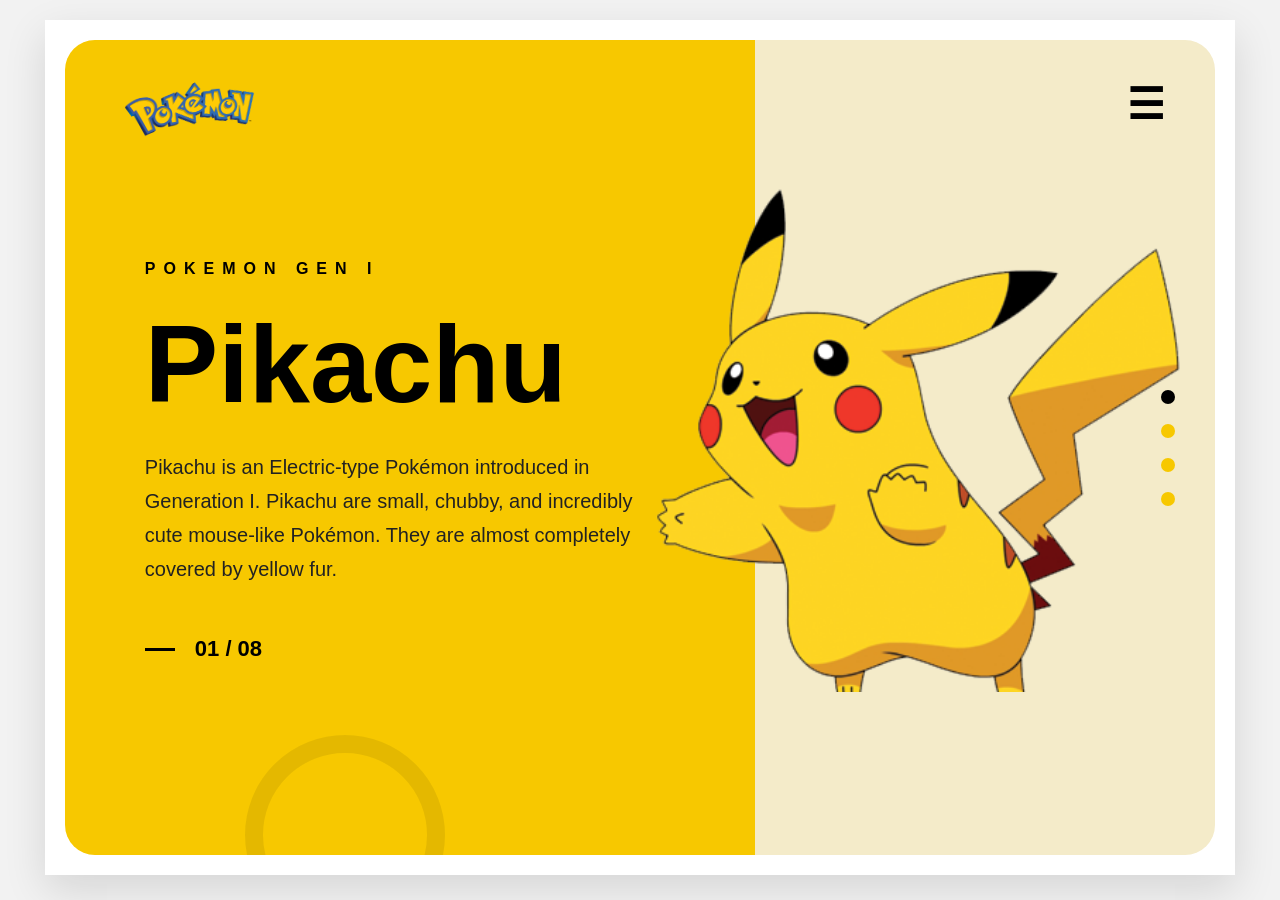
<file: assignment1/index.html>
<!DOCTYPE html>
<html lang="en">
<head>
  <meta charset="UTF-8">
  <meta name="viewport" content="width=device-width, initial-scale=1.0">

  <title>Pokemon Landing Page</title>

  <link rel="stylesheet" href="style.css">
</head>
<body>

  <!-- white outer container -->
  <div class="main-container">

    <!-- actual landing page -->
    <div class="container">

      <!-- LEFT SIDE -->
      <div class="left">

        <!-- pokemon logo -->
        <img src="./Pokemon_logo.png" class="logo">

        <!-- text -->
        <div class="text-content">

          <p class="small-title">POKEMON GEN I</p>

          <h1 class="main-title">Pikachu</h1>

          <p class="description">
            Pikachu is an Electric-type Pokémon introduced
            in Generation I. Pikachu are small, chubby,
            and incredibly cute mouse-like Pokémon.
            They are almost completely covered by
            yellow fur.
          </p>

          <!-- counter -->
          <div class="counter">
            <span class="line"></span>
            <span>01 / 08</span>
          </div>

        </div>

        <!-- pokeball -->
        <div class="pokeball"></div>

      </div>

      <!-- RIGHT SIDE -->
      <div class="right">

        <!-- menu -->
        <div class="menu">☰</div>

        <!-- pikachu image -->
        <img src="./pikachu.png" class="pikachu">

        <!-- dots -->
        <div class="dots">
          <span class="active"></span>
          <span></span>
          <span></span>
          <span></span>
        </div>

      </div>

    </div>

  </div>

</body>
</html>
</file>
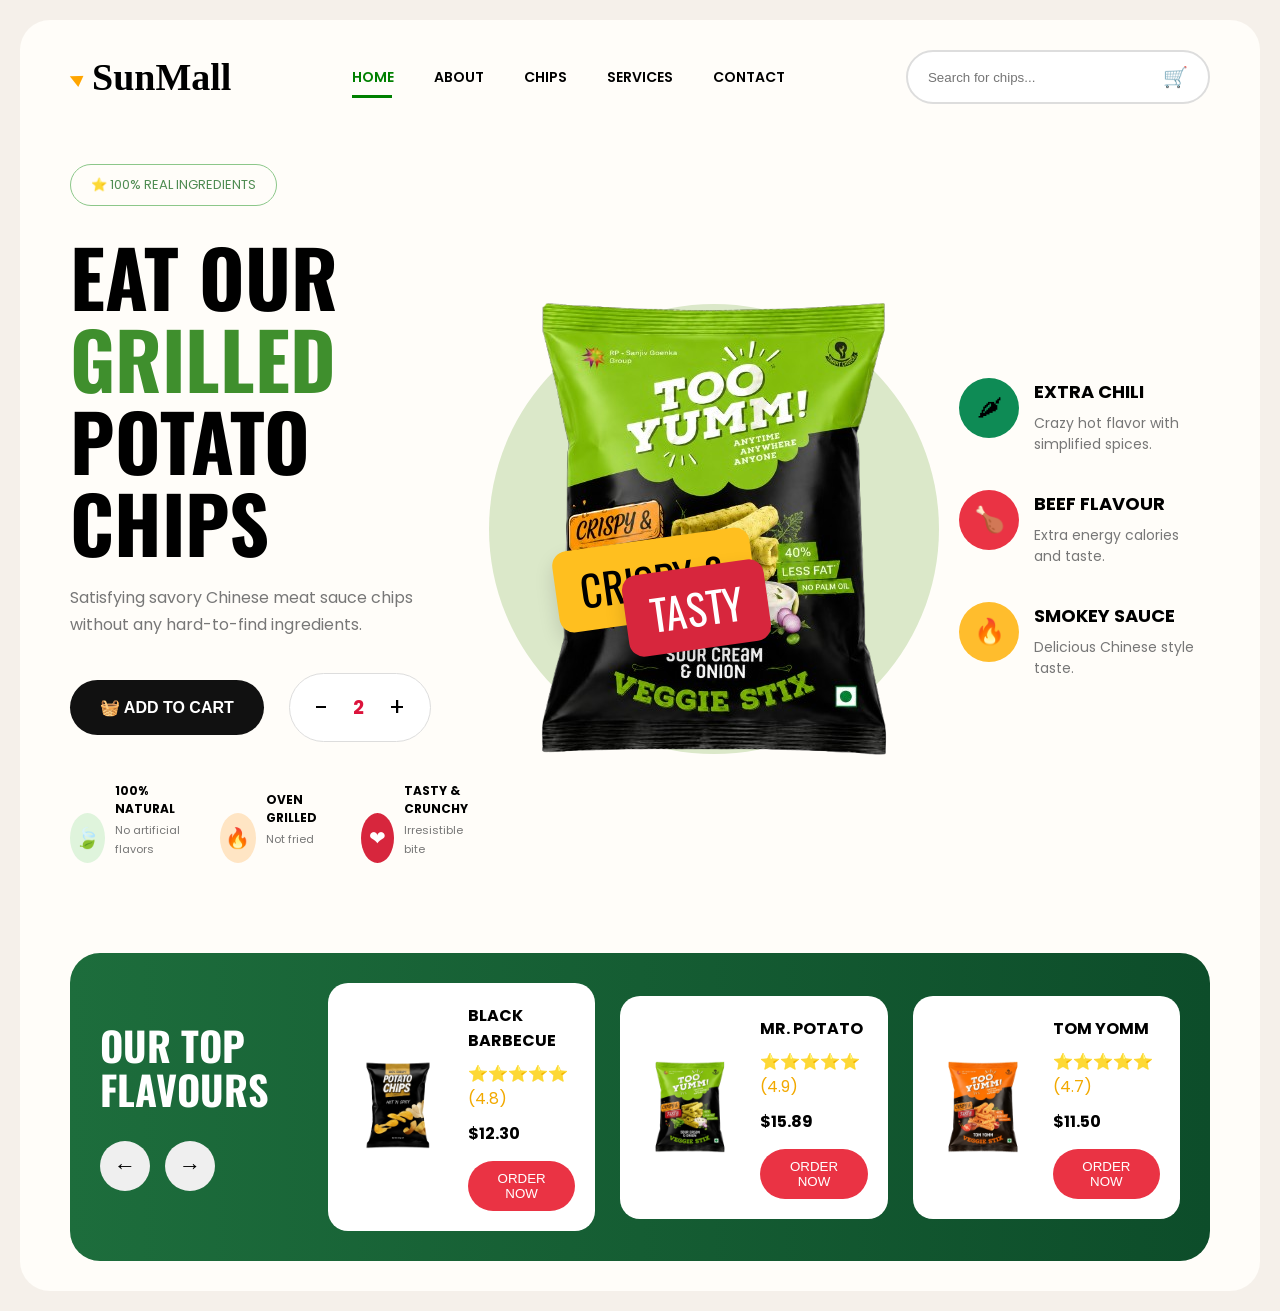
<file: assignment3/index.html>
<!DOCTYPE html>
<html lang="en">
<head>
  <meta charset="UTF-8" />
  <meta name="viewport" content="width=device-width, initial-scale=1.0"/>
  <title>Chips Landing Page</title>

  <!-- Google Font -->
  <link rel="preconnect" href="https://fonts.googleapis.com">
  <link rel="preconnect" href="https://fonts.gstatic.com" crossorigin>
  <link href="https://fonts.googleapis.com/css2?family=Oswald:wght@400;500;600;700&family=Poppins:wght@300;400;500;600;700&display=swap" rel="stylesheet">

  <link rel="stylesheet" href="style.css">
</head>
<body>

  <section class="hero">

    <!-- NAVBAR -->
    <nav class="navbar">

      <div class="logo">
        <span class="logo-icon">◀</span>
        <h1>SunMall</h1>
      </div>

      <ul class="nav-links">
        <li class="active">HOME</li>
        <li>ABOUT</li>
        <li>CHIPS</li>
        <li>SERVICES</li>
        <li>CONTACT</li>
      </ul>

      <div class="search-box">
        <input type="text" placeholder="Search for chips..." />
        <span class="cart">🛒</span>
      </div>

    </nav>

    <!-- MAIN CONTENT -->
    <div class="main-content">

      <!-- LEFT -->
      <div class="left-content">

        <div class="tag">
          ⭐ 100% REAL INGREDIENTS
        </div>

        <h1>
          EAT OUR <span>GRILLED</span><br>
          POTATO CHIPS
        </h1>

        <p>
          Satisfying savory Chinese meat sauce chips
          without any hard-to-find ingredients.
        </p>

        <div class="buttons">

          <button class="cart-btn">
            🧺 ADD TO CART
          </button>

          <div class="quantity">
            <span>-</span>
            <h3>2</h3>
            <span>+</span>
          </div>

        </div>

        <div class="features">

          <div class="feature">
            <div class="circle green">🍃</div>
            <div>
              <h4>100% NATURAL</h4>
              <p>No artificial flavors</p>
            </div>
          </div>

          <div class="feature">
            <div class="circle orange">🔥</div>
            <div>
              <h4>OVEN GRILLED</h4>
              <p>Not fried</p>
            </div>
          </div>

          <div class="feature">
            <div class="circle red">❤</div>
            <div>
              <h4>TASTY & CRUNCHY</h4>
              <p>Irresistible bite</p>
            </div>
          </div>

        </div>

      </div>

      <!-- CENTER -->
      <div class="center-content">

        <div class="circle-bg"></div>

        <img
          class="chips-image"
          src="./biglays.png"
          alt="chips"
        >

        <div class="label yellow">
          CRISPY &
        </div>

        <div class="label red">
          TASTY
        </div>

      </div>

      <!-- RIGHT -->
      <div class="right-content">

        <div class="info-box">

          <div class="icon green-bg">🌶</div>

          <div>
            <h3>EXTRA CHILI</h3>
            <p>
              Crazy hot flavor with simplified spices.
            </p>
          </div>

        </div>

        <div class="info-box">

          <div class="icon red-bg">🍗</div>

          <div>
            <h3>BEEF FLAVOUR</h3>
            <p>
              Extra energy calories and taste.
            </p>
          </div>

        </div>

        <div class="info-box">

          <div class="icon yellow-bg">🔥</div>

          <div>
            <h3>SMOKEY SAUCE</h3>
            <p>
              Delicious Chinese style taste.
            </p>
          </div>

        </div>

      </div>

    </div>

    <!-- BOTTOM PRODUCTS -->
    <div class="products">

      <div class="left-panel">
        <h2>OUR TOP FLAVOURS</h2>

        <div class="arrows">
          <button>←</button>
          <button>→</button>
        </div>
      </div>

      <div class="product-card">

        <img src="./2ndlays.png" alt="">

        <div>
          <h3>BLACK BARBECUE</h3>
          <p>⭐⭐⭐⭐⭐ (4.8)</p>
          <h4>$12.30</h4>
          <button>ORDER NOW</button>
        </div>

      </div>

      <div class="product-card">

        <img src="./biglays.png" alt="">

        <div>
          <h3>MR. POTATO</h3>
          <p>⭐⭐⭐⭐⭐ (4.9)</p>
          <h4>$15.89</h4>
          <button>ORDER NOW</button>
        </div>

      </div>

      <div class="product-card">

        <img src="./3rdlays.png" alt="">

        <div>
          <h3>TOM YOMM</h3>
          <p>⭐⭐⭐⭐⭐ (4.7)</p>
          <h4>$11.50</h4>
          <button>ORDER NOW</button>
        </div>

      </div>

    </div>

  </section>

</body>
</html>
</file>
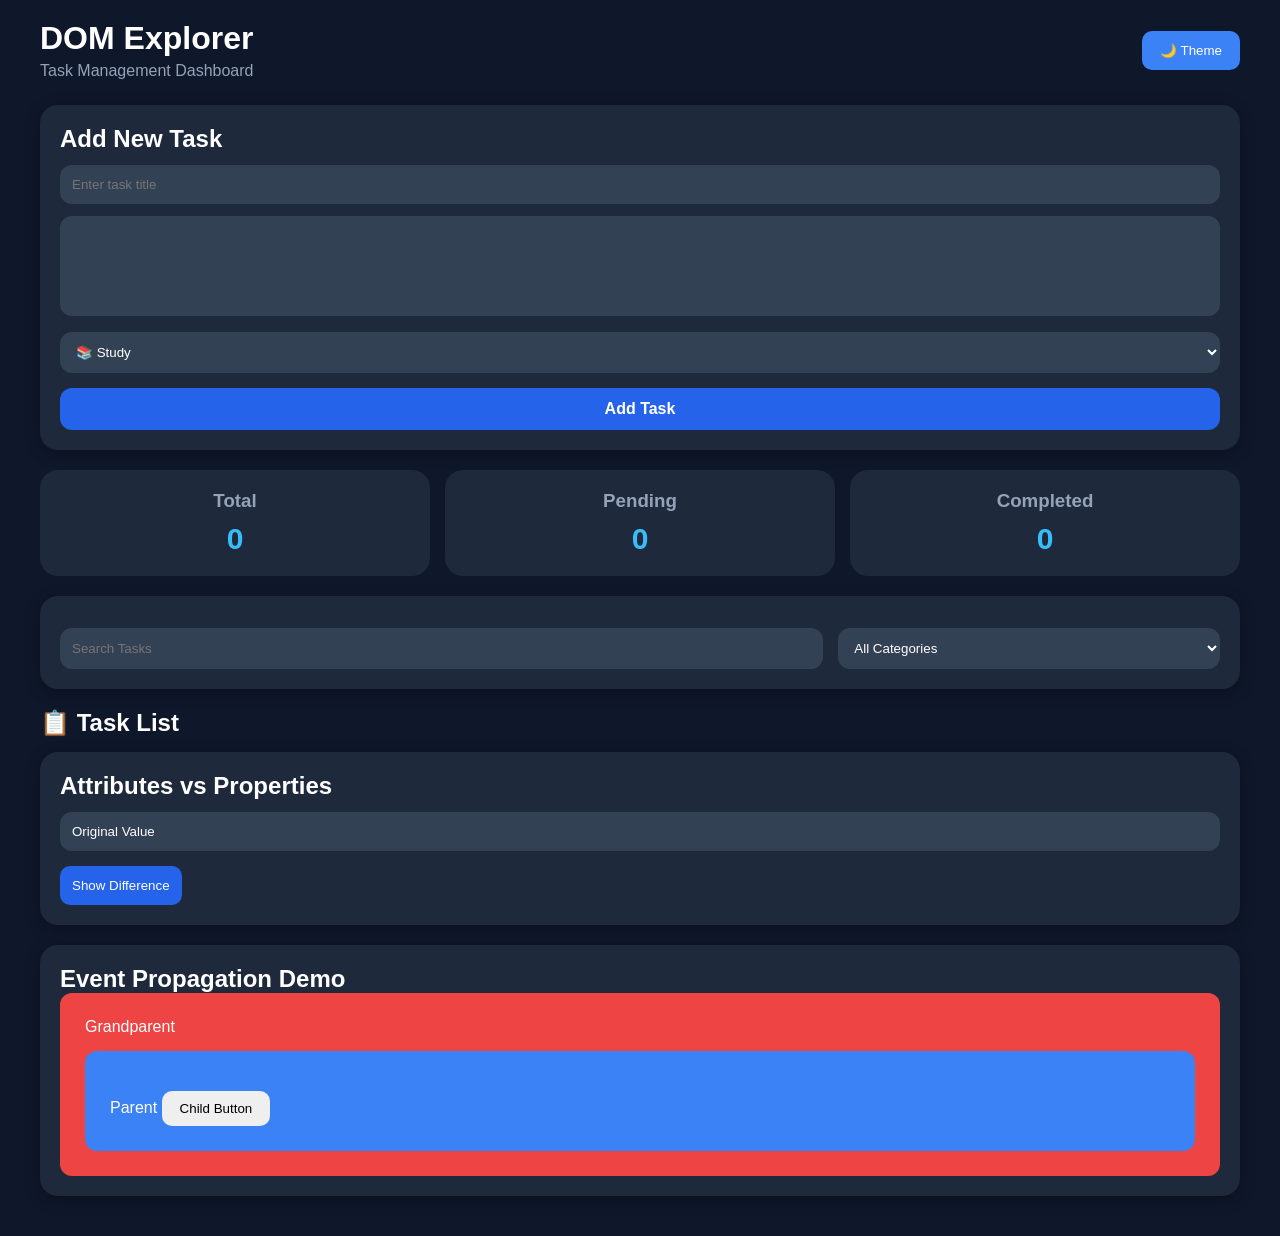
<file: taskmanager/index.html>
<!DOCTYPE html>
<html lang="en">

<head>
    <meta charset="UTF-8">
    <meta name="viewport" content="width=device-width, initial-scale=1.0">
    <title>DOM Explorer Task Manager</title>

    <link rel="stylesheet" href="style.css">
</head>

<body>

    <div class="container">

        <header>
            <div>
                <h1>DOM Explorer</h1>
                <p>Task Management Dashboard</p>
            </div>

            <button id="themeToggle">
                🌙 Theme
            </button>
        </header>

        <section class="card add-task">

            <h2>Add New Task</h2>

            <input type="text"
                id="taskTitle"
                placeholder="Enter task title">

            <textarea
                id="taskDescription"
                placeholder="Enter task description">
            </textarea>

            <select id="taskCategory">

                <option value="Study">
                    📚 Study
                </option>

                <option value="Work">
                    💼 Work
                </option>

                <option value="Personal">
                    👤 Personal
                </option>

            </select>

            <button id="addTaskBtn">
                Add Task
            </button>

        </section>

        
        <section class="stats">

            <div class="stat-card">
                <h3>Total</h3>
                <p id="totalCount">0</p>
            </div>

            <div class="stat-card">
                <h3>Pending</h3>
                <p id="pendingCount">0</p>
            </div>

            <div class="stat-card">
                <h3>Completed</h3>
                <p id="completedCount">0</p>
            </div>

        </section>

        <section class="card search-card">

            <input
                type="text"
                id="searchInput"
                placeholder="Search Tasks">

            <select id="filterCategory">

                <option value="All">
                    All Categories
                </option>

                <option value="Study">
                    Study
                </option>

                <option value="Work">
                    Work
                </option>

                <option value="Personal">
                    Personal
                </option>

            </select>

        </section>

        
        <section>

            <h2 class="section-title">
                📋 Task List
            </h2>

            <div id="taskContainer">

            </div>

        </section>

        
        <div class="model"
            id="editModel">

            <div class="model-content">

                <span
                    class="close-btn"
                    id="closeModel">
                    &times;
                </span>

                <h2>Edit Task</h2>

                <input
                    type="text"
                    id="editTitle"
                    placeholder="Task Title">

                <textarea
                    id="editDescription"
                    placeholder="Description">
                </textarea>

                <select id="editCategory">

                    <option value="Study">
                        📚 Study
                    </option>

                    <option value="Work">
                        💼 Work
                    </option>

                    <option value="Personal">
                        👤 Personal
                    </option>

                </select>

                <button id="updateTaskBtn">
                    Update Task
                </button>

            </div>

        </div>

        <section class="card">

            <h2>
                Attributes vs Properties
            </h2>

            <input
                type="text"
                id="demoInput"
                value="Original Value">

            <button id="showDifference">
                Show Difference
            </button>

            <p id="differenceResult"></p>

        </section>

       
        <section class="card">

            <h2>
                Event Propagation Demo
            </h2>

            <div id="grandparent">

                Grandparent

                <div id="parent">

                    Parent

                    <button id="child">
                        Child Button
                    </button>

                </div>

            </div>

        </section>

        
    </div>

    <script src="script.js"></script>

</body>
</html>
</file>
<file: assignment1/style.css>
*{
    margin:0;
    padding:0;
    box-sizing:border-box;
    font-family:'Poppins', sans-serif;
}

body{
    background:#f2f2f2;
    display:flex;
    justify-content:center;
    align-items:center;
    padding:20px;
}
/* OUTER WHITE CARD */
.main-container{
    width:96%;
    height:95vh;
    background:white;
    padding:20px;
    box-shadow:0 15px 40px rgba(0,0,0,.12);
}


/* INNER CONTAINER */
.container{
    width:100%;
    height:100%;
    display:flex;
    border-radius:30px;
    overflow:hidden;
}

/* LEFT SIDE */
.left{
    width:60%;
    background:#f7c800;
    position:relative;
    padding:50px 80px;
}
/* RIGHT SIDE */
.right{
    width:40%;
    background:#f4ebc9;
    position:relative;
}

/* LOGO */
.logo{
    width:150px;
    position:absolute;
    top:40px;
    left:50px;
    transform:rotate(-6deg);
}

/* TEXT CONTENT */
.text-content{
    position:absolute;
    top:220px;
    left:80px;
}

/* SMALL TITLE */
.small-title{
    font-size:16px;
    font-weight:600;

    letter-spacing:8px;

    text-transform:uppercase;
}
/* MAIN TITLE */
.main-title{
    font-size:110px;
    font-weight:800;
    line-height:1.2;
    margin:20px 0;
}

/* DESCRIPTION */
.description{
    width:500px;
    font-size:20px;
    line-height:1.7;
    color:#222;
}

/* COUNTER */
.counter{
    margin-top:50px;
    display:flex;
    align-items:center;
    gap:20px;
    font-size:22px;
    font-weight:700;
}

/* LINE */
.line{
    width:30px;
    height:3px;
    background:black;
}

/* POKEBALL */
.pokeball{
    width:200px;
    height:200px;
    border-radius:50%;
    border:18px solid rgba(0,0,0,.08);
    position:absolute;
    left: 180px;
    bottom:-80px;
}
/* MENU */
.menu{
    position:absolute;

    top:40px;
    right:50px;

    font-size:42px;
    font-weight:bold;
}

/* PIKACHU */
.pikachu{
    width:700px;
    position:absolute;
    left:-260px;
    top:120px;
}

/* DOTS */
.dots{
    position:absolute;

    right:40px;
    top:50%;

    transform:translateY(-50%);

    display:flex;
    flex-direction:column;

    gap:20px;
}

/* DOT */
.dots span{
    width:14px;
    height:14px;

    border-radius:50%;

    background:#f7c800;
}

/* ACTIVE DOT */
.dots .active{
    background:black;
}
</file>
<file: assignment3/style.css>
/* style.css */

*{
  margin: 0;
  padding: 0;
  box-sizing: border-box;
}

body{
  background: #f5f0ea;
  font-family: 'Poppins', sans-serif;
  padding: 20px;
}

.hero{
  background: #fffdf9;
  border-radius: 30px;
  padding: 30px 50px;
  position: relative;
  overflow: hidden;
}

/* NAVBAR */

.navbar{
  display: flex;
  justify-content: space-between;
  align-items: center;
}

.logo{
  display: flex;
  align-items: center;
  gap: 10px;
}

.logo h1{
  font-family: cursive;
  font-size: 38px;
}

.logo-icon{
  color: orange;
  transform: rotate(25deg);
}

.nav-links{
  display: flex;
  gap: 40px;
  list-style: none;
  font-weight: 600;
  font-size: 14px;
}

.nav-links .active{
  color: green;
  position: relative;
}

.nav-links .active::after{
  content: "";
  width: 40px;
  height: 3px;
  background: green;
  position: absolute;
  left: 0;
  bottom: -10px;
}

.search-box{
  display: flex;
  align-items: center;
  background: white;
  border: 2px solid #ddd;
  border-radius: 50px;
  padding: 10px 20px;
  gap: 15px;
}

.search-box input{
  border: none;
  outline: none;
  width: 220px;
}

.cart{
  font-size: 20px;
}

/* MAIN */

.main-content{
  display: flex;
  justify-content: space-between;
  align-items: center;
  margin-top: 60px;
}

/* LEFT */

.left-content{
  width: 35%;
}

.tag{
  display: inline-block;
  border: 1px solid #8cc78a;
  color: #4f8c52;
  padding: 10px 20px;
  border-radius: 30px;
  font-size: 13px;
  margin-bottom: 30px;
}

.left-content h1{
  font-family: 'Oswald', sans-serif;
  font-size: 78px;
  line-height: 1.05;
  margin-bottom: 20px;
}

.left-content h1 span{
  color: #3f8f2d;
}

.left-content p{
  color: #777;
  line-height: 1.7;
  margin-bottom: 35px;
}

.buttons{
  display: flex;
  align-items: center;
  gap: 25px;
  margin-bottom: 40px;
}

.cart-btn{
  background: #111;
  color: white;
  border: none;
  padding: 18px 30px;
  border-radius: 50px;
  font-weight: 600;
  cursor: pointer;
  font-size: 16px;
}

.quantity{
  display: flex;
  align-items: center;
  gap: 25px;
  background: white;
  padding: 16px 25px;
  border-radius: 50px;
  border: 1px solid #ddd;
}

.quantity span{
  font-size: 24px;
  cursor: pointer;
}

.quantity h3{
  color: crimson;
}

/* FEATURES */

.features{
  display: flex;
  gap: 30px;
}

.feature{
  display: flex;
  align-items: center;
  gap: 10px;
}

.circle{
  width: 50px;
  height: 50px;
  border-radius: 50%;
  display: flex;
  align-items: center;
  justify-content: center;
  font-size: 20px;
}

.green{
  background: #dff4dc;
}

.orange{
  background: #ffe5c4;
}

.red{
  background: #ffd9dd;
}

.feature h4{
  font-size: 12px;
}

.feature p{
  font-size: 11px;
  margin-top: 3px;
}

/* CENTER */

.center-content{
  width: 35%;
  position: relative;
  display: flex;
  justify-content: center;
  align-items: center;
}

.circle-bg{
  width: 450px;
  height: 450px;
  background: #dbe8c9;
  border-radius: 50%;
  position: absolute;
}

.chips-image{
  width: 500px;
  position: relative;
  z-index: 2;
}

.label{
  position: absolute;
  z-index: 3;
  font-family: 'Oswald', sans-serif;
  padding: 10px 25px;
  border-radius: 15px;
  font-size: 42px;
  transform: rotate(-8deg);
  box-shadow: 0 10px 20px rgba(0,0,0,0.15);
}

.yellow{
  background: #ffbf1f;
  top: 260px;
  left: 40px;
}

.red{
  background: #d7263d;
  color: white;
  bottom: 130px;
  left: 110px;
}

/* RIGHT */

.right-content{
  width: 22%;
  display: flex;
  flex-direction: column;
  gap: 35px;
}

.info-box{
  display: flex;
  align-items: flex-start;
  gap: 15px;
}

.icon{
  min-width: 60px;
  height: 60px;
  border-radius: 50%;
  display: flex;
  justify-content: center;
  align-items: center;
  font-size: 25px;
}

.green-bg{
  background: #0e8b55;
}

.red-bg{
  background: #ea3344;
}

.yellow-bg{
  background: #ffbd2d;
}

.info-box h3{
  font-size: 18px;
  margin-bottom: 8px;
}

.info-box p{
  color: #777;
  line-height: 1.5;
  font-size: 14px;
}

/* PRODUCTS */

.products{
  margin-top: 60px;
  background: linear-gradient(to right,#1d6d3c,#0d4d2a);
  border-radius: 30px;
  padding: 30px;
  display: flex;
  align-items: center;
  gap: 25px;
}

.left-panel{
  width: 250px;
  color: white;
}

.left-panel h2{
  font-family: 'Oswald', sans-serif;
  font-size: 40px;
  line-height: 1.1;
  margin-bottom: 30px;
}

.arrows{
  display: flex;
  gap: 15px;
}

.arrows button{
  width: 50px;
  height: 50px;
  border-radius: 50%;
  border: none;
  font-size: 22px;
  cursor: pointer;
}

.product-card{
  background: white;
  border-radius: 20px;
  padding: 20px;
  display: flex;
  align-items: center;
  gap: 20px;
  width: 320px;
}

.product-card img{
  width: 100px;
}

.product-card h3{
  font-size: 16px;
  margin-bottom: 8px;
}

.product-card p{
  color: #f2a900;
  margin-bottom: 10px;
}

.product-card h4{
  margin-bottom: 15px;
}

.product-card button{
  background: #ea3344;
  color: white;
  border: none;
  padding: 10px 18px;
  border-radius: 30px;
  cursor: pointer;
}
</file>
<file: taskmanager/style.css>
*{
    margin:0;
    padding:0;
    box-sizing:border-box;
    font-family:'Segoe UI',sans-serif;
}

body{
    background:#0f172a;
    color:white;
    min-height:100vh;
    padding:20px;
    transition:0.3s;
}

.container{
    max-width:1200px;
    margin:auto;
}



header{
    display:flex;
    justify-content:space-between;
    align-items:center;
    margin-bottom:25px;
}

header h1{
    font-size:32px;
}

header p{
    color:#94a3b8;
    margin-top:5px;
}

#themeToggle{
    border:none;
    padding:12px 18px;
    border-radius:10px;
    background:#3b82f6;
    color:white;
    cursor:pointer;
}



.card{
    background:#1e293b;
    padding:20px;
    border-radius:18px;
    margin-bottom:20px;
    box-shadow:0 4px 15px rgba(0,0,0,.3);
}



input,
textarea,
select{
    width:100%;
    margin-top:12px;
    padding:12px;
    border:none;
    border-radius:12px;
    background:#334155;
    color:white;
    outline:none;
}

textarea{
    resize:none;
    height:100px;
}

button{
    cursor:pointer;
}

#addTaskBtn{
    margin-top:15px;
    width:100%;
    padding:12px;
    border:none;
    border-radius:12px;
    background:#2563eb;
    color:white;
    font-size:16px;
    font-weight:bold;
}

#addTaskBtn:hover{
    background:#1d4ed8;
}



.stats{
    display:grid;
    grid-template-columns:repeat(auto-fit,minmax(200px,1fr));
    gap:15px;
    margin-bottom:20px;
}

.stat-card{
    background:#1e293b;
    padding:20px;
    border-radius:18px;
    text-align:center;
}

.stat-card h3{
    color:#94a3b8;
}

.stat-card p{
    margin-top:10px;
    font-size:30px;
    font-weight:bold;
    color:#38bdf8;
}



.search-card{
    display:grid;
    grid-template-columns:2fr 1fr;
    gap:15px;
}


.section-title{
    margin-bottom:15px;
}

#taskContainer{
    display:grid;
    grid-template-columns:repeat(auto-fit,minmax(320px,1fr));
    gap:20px;
}

.task-card{
    background:#1e293b;
    border-radius:18px;
    padding:20px;
    border:1px solid #334155;
    transition:.3s;
}

.task-card:hover{
    transform:translateY(-5px);
}

.task-card h3{
    margin-bottom:10px;
}

.task-card p{
    color:#cbd5e1;
    margin-bottom:8px;
}



.status{
    display:inline-block;
    padding:6px 12px;
    border-radius:20px;
    font-size:12px;
    font-weight:bold;
}

.pending{
    color:#eef15a
}

.completed{
    background:#22c55e;
}



.task-buttons{
    display:flex;
    gap:10px;
    margin-top:15px;
}

.edit-btn,
.complete-btn,
.delete-btn{
    flex:1;
    border:none;
    padding:10px;
    border-radius:10px;
    color:white;
}

.edit-btn{
    background:#3b82f6;
}

.complete-btn{
    background:#22c55e;
}

.delete-btn{
    background:#ef4444;
}


.model{
    display:none;
    position:fixed;
    top:0;
    left:0;
    width:100%;
    height:100%;
    background:rgba(0,0,0,.8);
    justify-content:center;
    align-items:center;
    z-index:999;
}

.model-content{
    width:450px;
    max-width:90%;
    background:#1e293b;
    padding:25px;
    border-radius:18px;
    position:relative;
}

.model-content h2{
    margin-bottom:15px;
}

.close-btn{
    position:absolute;
    right:20px;
    top:10px;
    font-size:30px;
    cursor:pointer;
}


#showDifference{
    margin-top:15px;
    padding:12px;
    border:none;
    border-radius:10px;
    background:#2563eb;
    color:white;
}



#grandparent{
    background:#ef4444;
    padding:25px;
    border-radius:12px;
}

#parent{
    background:#3b82f6;
    padding:25px;
    border-radius:12px;
    margin-top:15px;
}

#child{
    margin-top:15px;
    border:none;
    padding:10px 18px;
    border-radius:10px;
}



.dark-mode{
    background:#020617;
}


@media(max-width:768px){

    header{
        flex-direction:column;
        gap:15px;
    }

    .search-card{
        grid-template-columns:1fr;
    }

    #taskContainer{
        grid-template-columns:1fr;
    }

    .pipeline{
        flex-direction:column;
    }

}

.light-mode{
    background:#f1f5f9;
    color:#111827;
}

.light-mode header p{
    color:#475569;
}

.light-mode .card,
.light-mode .task-card,
.light-mode .stat-card,
.light-mode .modal-content{
    background:white;
    color:#111827;
    border:1px solid #dbeafe;
}

.light-mode input,
.light-mode textarea,
.light-mode select{
    background:#f8fafc;
    color:#111827;
    border:1px solid #cbd5e1;
}

.light-mode .task-card p{
    color:#334155;
}

.light-mode #themeToggle{
    background:#111827;
    color:white;
}
</file>
